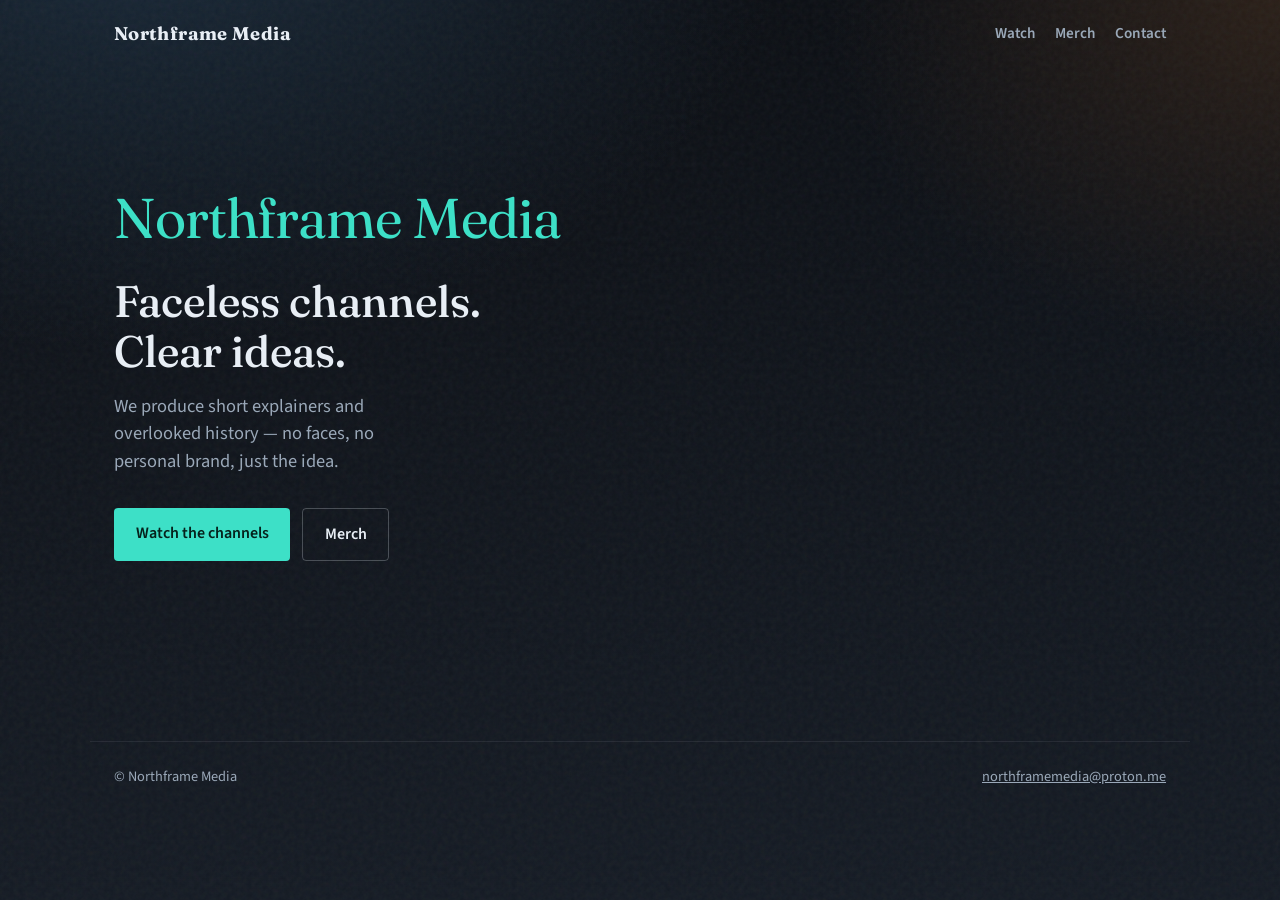
<file: index.html>
<!DOCTYPE html>
<html lang="en">
<head>
  <meta charset="utf-8" />
  <meta name="viewport" content="width=device-width, initial-scale=1" />
  <title>Northframe Media</title>
  <meta name="description" content="Northframe Media — faceless channels. Clear ideas. Plain Signal and After the Fact." />
  <link rel="preconnect" href="https://fonts.googleapis.com" />
  <link rel="preconnect" href="https://fonts.gstatic.com" crossorigin />
  <link href="https://fonts.googleapis.com/css2?family=Fraunces:opsz,wght@9..144,500;700&family=Source+Sans+3:wght@400;600&display=swap" rel="stylesheet" />
  <link rel="stylesheet" href="styles.css" />
</head>
<body>
  <div class="grain" aria-hidden="true"></div>
  <header class="site-header">
    <a class="logo" href="index.html">Northframe Media</a>
    <nav>
      <a href="watch.html">Watch</a>
      <a href="merch.html">Merch</a>
      <a href="contact.html">Contact</a>
    </nav>
  </header>

  <main class="hero">
    <p class="brand-mark">Northframe Media</p>
    <h1>Faceless channels.<br />Clear ideas.</h1>
    <p class="lede">We produce short explainers and overlooked history — no faces, no personal brand, just the idea.</p>
    <div class="cta-row">
      <a class="btn primary" href="watch.html">Watch the channels</a>
      <a class="btn ghost" href="merch.html">Merch</a>
    </div>
  </main>

  <footer class="site-footer">
    <span>© Northframe Media</span>
    <a href="mailto:northframemedia@proton.me">northframemedia@proton.me</a>
  </footer>
</body>
</html>
</file>
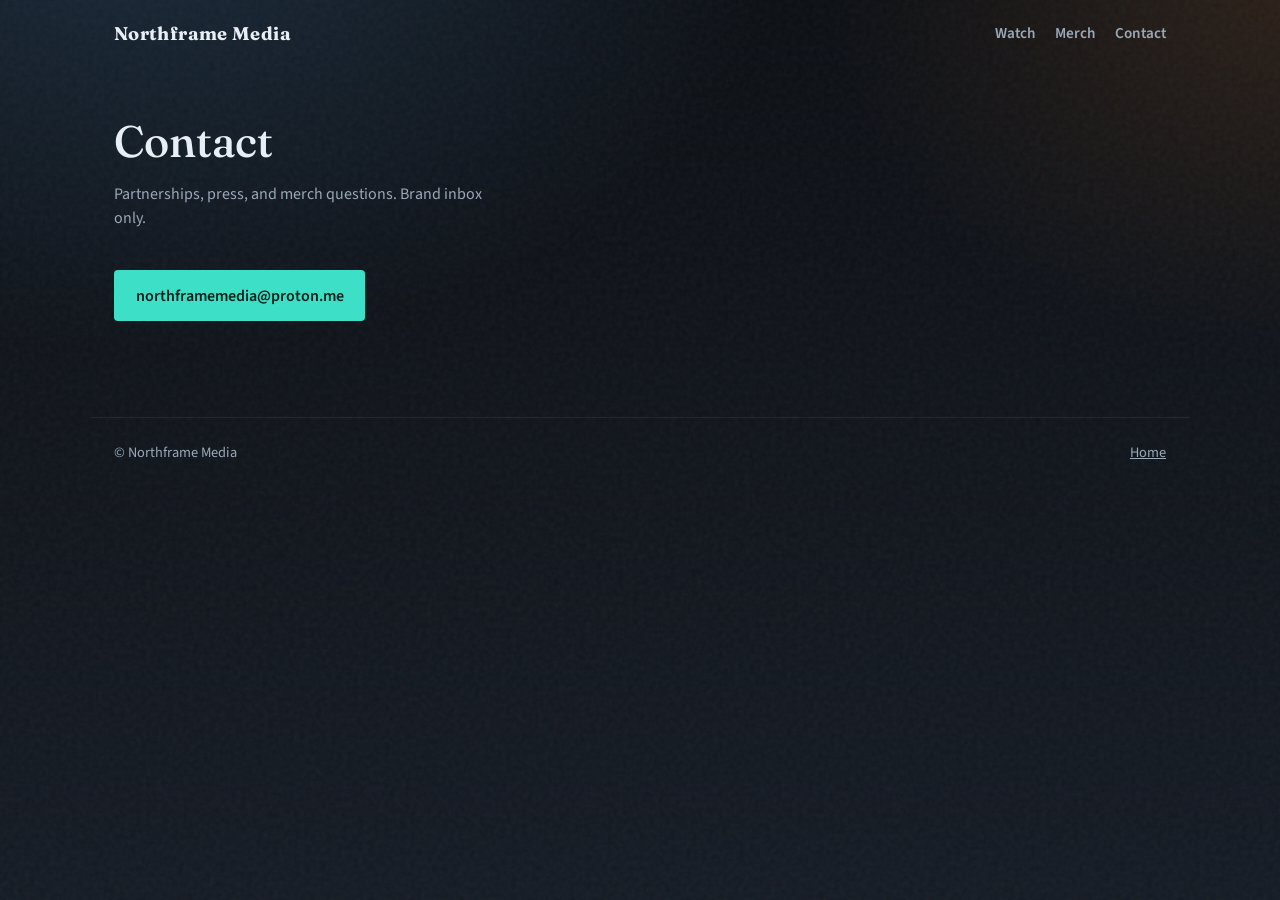
<file: contact.html>
<!DOCTYPE html>
<html lang="en">
<head>
  <meta charset="utf-8" />
  <meta name="viewport" content="width=device-width, initial-scale=1" />
  <title>Contact — Northframe Media</title>
  <link rel="preconnect" href="https://fonts.googleapis.com" />
  <link rel="preconnect" href="https://fonts.gstatic.com" crossorigin />
  <link href="https://fonts.googleapis.com/css2?family=Fraunces:opsz,wght@9..144,500;700&family=Source+Sans+3:wght@400;600&display=swap" rel="stylesheet" />
  <link rel="stylesheet" href="styles.css" />
</head>
<body>
  <div class="grain" aria-hidden="true"></div>
  <header class="site-header">
    <a class="logo" href="index.html">Northframe Media</a>
    <nav>
      <a href="watch.html">Watch</a>
      <a href="merch.html">Merch</a>
      <a href="contact.html">Contact</a>
    </nav>
  </header>

  <main class="page">
    <h1>Contact</h1>
    <p class="intro">Partnerships, press, and merch questions. Brand inbox only.</p>
    <p><a class="btn primary" href="mailto:northframemedia@proton.me">northframemedia@proton.me</a></p>
  </main>

  <footer class="site-footer">
    <span>© Northframe Media</span>
    <a href="index.html">Home</a>
  </footer>
</body>
</html>
</file>
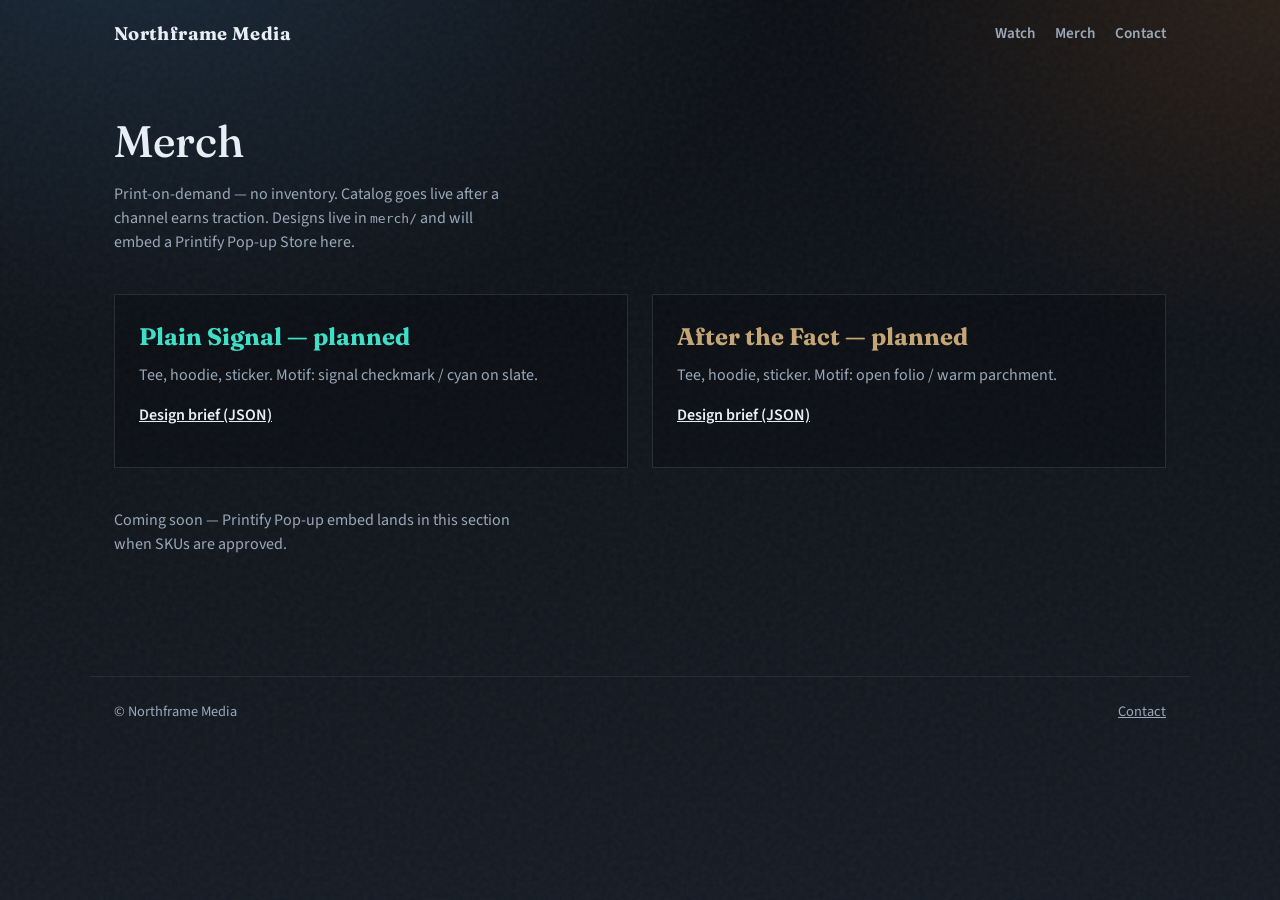
<file: merch.html>
<!DOCTYPE html>
<html lang="en">
<head>
  <meta charset="utf-8" />
  <meta name="viewport" content="width=device-width, initial-scale=1" />
  <title>Merch — Northframe Media</title>
  <link rel="preconnect" href="https://fonts.googleapis.com" />
  <link rel="preconnect" href="https://fonts.gstatic.com" crossorigin />
  <link href="https://fonts.googleapis.com/css2?family=Fraunces:opsz,wght@9..144,500;700&family=Source+Sans+3:wght@400;600&display=swap" rel="stylesheet" />
  <link rel="stylesheet" href="styles.css" />
</head>
<body>
  <div class="grain" aria-hidden="true"></div>
  <header class="site-header">
    <a class="logo" href="index.html">Northframe Media</a>
    <nav>
      <a href="watch.html">Watch</a>
      <a href="merch.html">Merch</a>
      <a href="contact.html">Contact</a>
    </nav>
  </header>

  <main class="page">
    <h1>Merch</h1>
    <p class="intro">Print-on-demand — no inventory. Catalog goes live after a channel earns traction. Designs live in <code>merch/</code> and will embed a Printify Pop-up Store here.</p>

    <div class="channel-grid">
      <article class="channel plain">
        <h2>Plain Signal — planned</h2>
        <p>Tee, hoodie, sticker. Motif: signal checkmark / cyan on slate.</p>
        <p><a href="merch/catalog.json">Design brief (JSON)</a></p>
      </article>
      <article class="channel fact">
        <h2>After the Fact — planned</h2>
        <p>Tee, hoodie, sticker. Motif: open folio / warm parchment.</p>
        <p><a href="merch/catalog.json">Design brief (JSON)</a></p>
      </article>
    </div>

    <p class="intro" style="margin-top:2.5rem">Coming soon — Printify Pop-up embed lands in this section when SKUs are approved.</p>
    <div id="printify-embed" aria-live="polite"></div>
  </main>

  <footer class="site-footer">
    <span>© Northframe Media</span>
    <a href="contact.html">Contact</a>
  </footer>
</body>
</html>
</file>
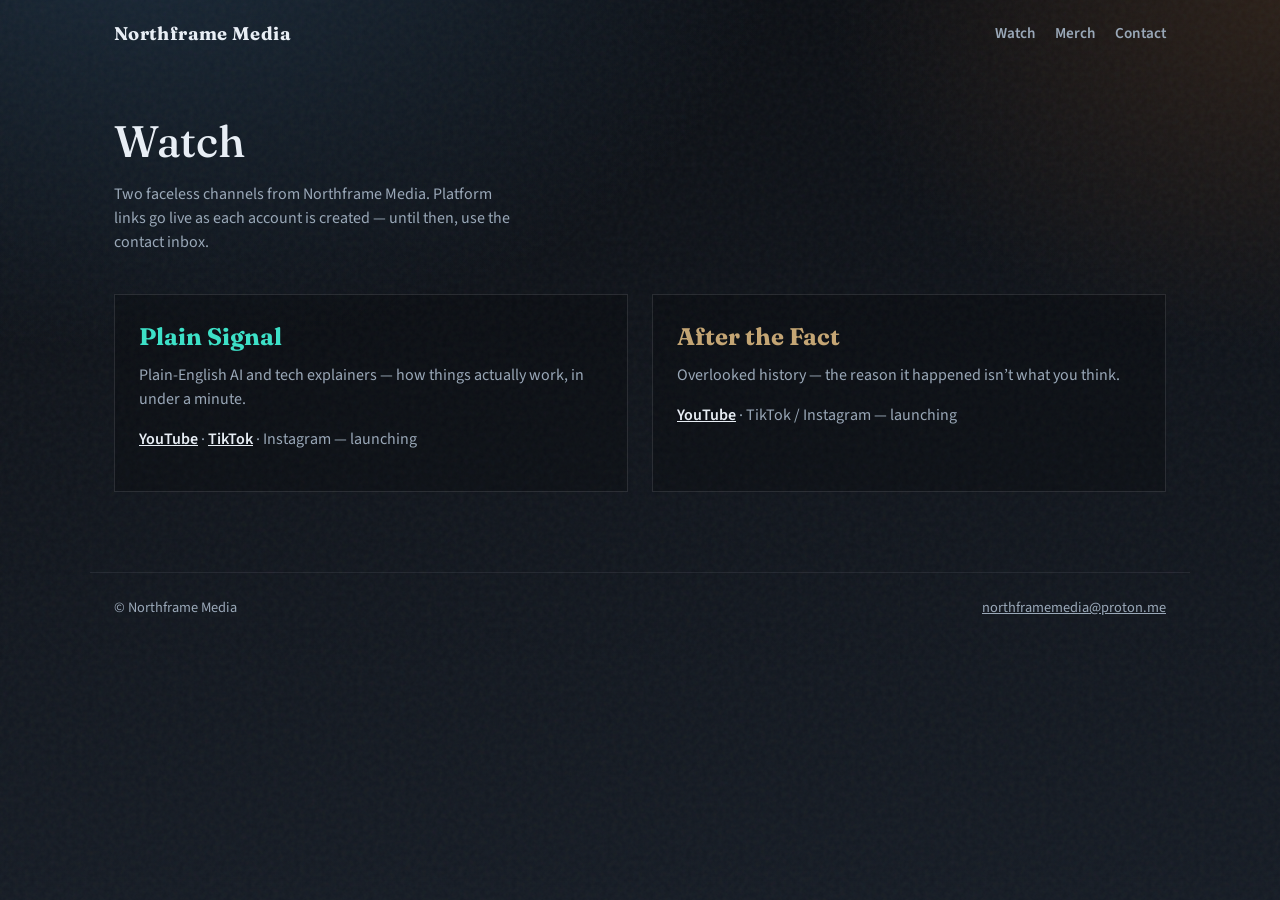
<file: watch.html>
<!DOCTYPE html>
<html lang="en">
<head>
  <meta charset="utf-8" />
  <meta name="viewport" content="width=device-width, initial-scale=1" />
  <title>Watch — Northframe Media</title>
  <link rel="preconnect" href="https://fonts.googleapis.com" />
  <link rel="preconnect" href="https://fonts.gstatic.com" crossorigin />
  <link href="https://fonts.googleapis.com/css2?family=Fraunces:opsz,wght@9..144,500;700&family=Source+Sans+3:wght@400;600&display=swap" rel="stylesheet" />
  <link rel="stylesheet" href="styles.css" />
</head>
<body>
  <div class="grain" aria-hidden="true"></div>
  <header class="site-header">
    <a class="logo" href="index.html">Northframe Media</a>
    <nav>
      <a href="watch.html">Watch</a>
      <a href="merch.html">Merch</a>
      <a href="contact.html">Contact</a>
    </nav>
  </header>

  <main class="page">
    <h1>Watch</h1>
    <p class="intro">Two faceless channels from Northframe Media. Platform links go live as each account is created — until then, use the contact inbox.</p>

    <div class="channel-grid">
      <article class="channel plain">
        <h2>Plain Signal</h2>
        <p>Plain-English AI and tech explainers — how things actually work, in under a minute.</p>
        <p class="links" id="plain-signal-links">
          <a href="https://www.youtube.com/@plainsignalhq">YouTube</a>
          <span> · </span>
          <a href="https://www.tiktok.com/@plainsignalhq">TikTok</a>
          <span> · Instagram — launching</span>
        </p>
      </article>
      <article class="channel fact">
        <h2>After the Fact</h2>
        <p>Overlooked history — the reason it happened isn’t what you think.</p>
        <p class="links" id="after-the-fact-links">
          <a href="https://www.youtube.com/@afterthefacthq">YouTube</a>
          <span> · TikTok / Instagram — launching</span>
        </p>
      </article>
    </div>
  </main>

  <footer class="site-footer">
    <span>© Northframe Media</span>
    <a href="mailto:northframemedia@proton.me">northframemedia@proton.me</a>
  </footer>
</body>
</html>
</file>
<file: styles.css>
:root {
  --bg0: #0c0f14;
  --bg1: #151b24;
  --ink: #e8eef5;
  --muted: #9aa8b8;
  --accent: #3de0c7;
  --warm: #c4a574;
  --font-display: "Fraunces", Georgia, serif;
  --font-body: "Source Sans 3", system-ui, sans-serif;
}

* { box-sizing: border-box; }
html, body { margin: 0; min-height: 100%; }
body {
  font-family: var(--font-body);
  color: var(--ink);
  background:
    radial-gradient(1200px 800px at 10% -10%, #1a2a3a 0%, transparent 55%),
    radial-gradient(900px 700px at 100% 0%, #2a1f18 0%, transparent 50%),
    linear-gradient(180deg, var(--bg0), var(--bg1));
  line-height: 1.5;
}

.grain {
  pointer-events: none;
  position: fixed;
  inset: 0;
  opacity: 0.05;
  background-image: url("data:image/svg+xml,%3Csvg viewBox='0 0 200 200' xmlns='http://www.w3.org/2000/svg'%3E%3Cfilter id='n'%3E%3CfeTurbulence type='fractalNoise' baseFrequency='0.85' numOctaves='3' stitchTiles='stitch'/%3E%3C/filter%3E%3Crect width='100%25' height='100%25' filter='url(%23n)'/%3E%3C/svg%3E");
  z-index: 0;
}

.site-header, main, .site-footer { position: relative; z-index: 1; }

.site-header {
  display: flex;
  justify-content: space-between;
  align-items: center;
  padding: 1.25rem 1.5rem;
  max-width: 1100px;
  margin: 0 auto;
}

.logo {
  font-family: var(--font-display);
  font-weight: 700;
  color: var(--ink);
  text-decoration: none;
  font-size: 1.15rem;
  letter-spacing: 0.02em;
}

nav { display: flex; gap: 1.25rem; }
nav a {
  color: var(--muted);
  text-decoration: none;
  font-weight: 600;
  font-size: 0.95rem;
}
nav a:hover { color: var(--accent); }

.hero {
  max-width: 1100px;
  margin: 0 auto;
  padding: 12vh 1.5rem 20vh;
  min-height: 70vh;
}

.brand-mark {
  font-family: var(--font-display);
  font-size: clamp(2rem, 6vw, 3.5rem);
  margin: 0 0 1rem;
  color: var(--accent);
  letter-spacing: -0.02em;
}

h1 {
  font-family: var(--font-display);
  font-weight: 500;
  font-size: clamp(1.75rem, 4.5vw, 2.75rem);
  line-height: 1.15;
  margin: 0 0 1rem;
  max-width: 16ch;
}

.lede {
  color: var(--muted);
  font-size: 1.15rem;
  max-width: 36ch;
  margin: 0 0 2rem;
}

.cta-row { display: flex; flex-wrap: wrap; gap: 0.75rem; }

.btn {
  display: inline-block;
  padding: 0.85rem 1.35rem;
  border-radius: 4px;
  text-decoration: none;
  font-weight: 600;
  transition: transform 0.2s ease, background 0.2s ease;
}
.btn:hover { transform: translateY(-2px); }
.btn.primary { background: var(--accent); color: #06221c; }
.btn.ghost { border: 1px solid rgba(232,238,245,0.25); color: var(--ink); }

.page {
  max-width: 1100px;
  margin: 0 auto;
  padding: 3rem 1.5rem 5rem;
}

.page h1 {
  max-width: none;
  margin-bottom: 0.5rem;
}

.page .intro {
  color: var(--muted);
  max-width: 50ch;
  margin-bottom: 2.5rem;
}

.channel-grid {
  display: grid;
  gap: 1.5rem;
  grid-template-columns: repeat(auto-fit, minmax(260px, 1fr));
}

.channel {
  padding: 1.5rem;
  border: 1px solid rgba(232,238,245,0.12);
  background: rgba(0,0,0,0.2);
}
.channel h2 {
  font-family: var(--font-display);
  margin: 0 0 0.5rem;
}
.channel.plain h2 { color: var(--accent); }
.channel.fact h2 { color: var(--warm); }
.channel p { color: var(--muted); margin: 0 0 1rem; }
.channel a { color: var(--ink); font-weight: 600; }

.site-footer {
  display: flex;
  justify-content: space-between;
  gap: 1rem;
  flex-wrap: wrap;
  padding: 1.5rem;
  max-width: 1100px;
  margin: 0 auto;
  color: var(--muted);
  font-size: 0.9rem;
  border-top: 1px solid rgba(232,238,245,0.08);
}
.site-footer a { color: var(--muted); }

@media (max-width: 640px) {
  .hero { padding-top: 8vh; }
  nav { gap: 0.85rem; }
}
</file>
